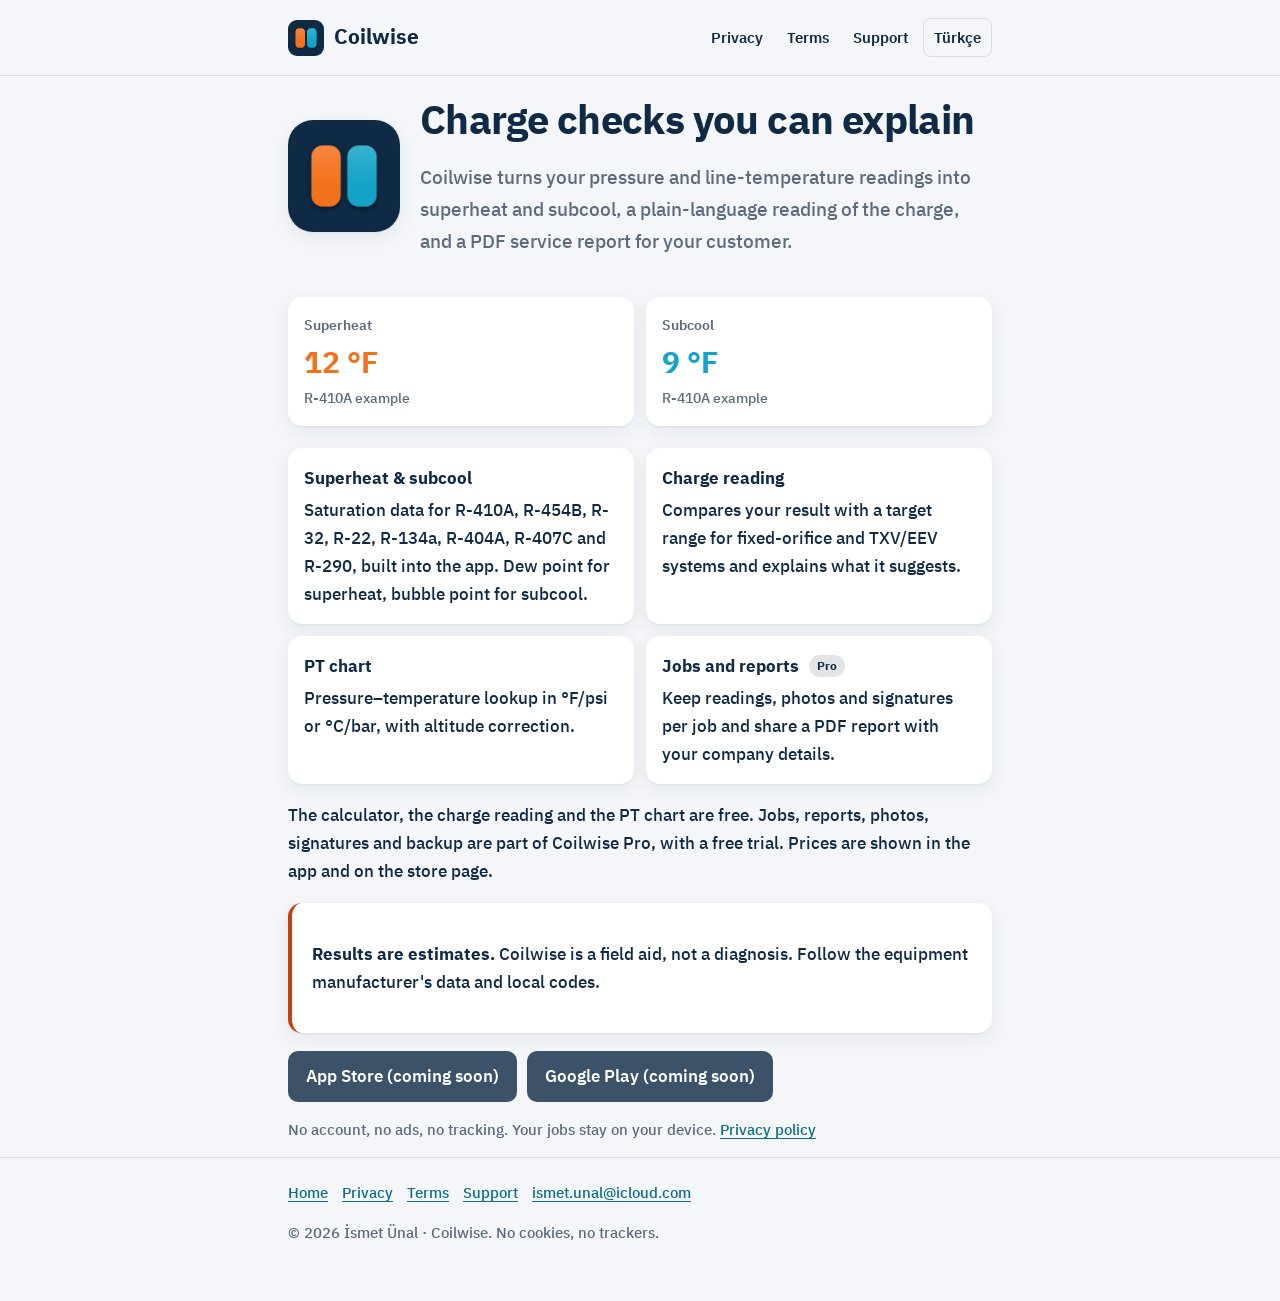
<file: index.html>
<!doctype html>
<html lang="en">
<head>
<meta charset="utf-8">
<meta name="viewport" content="width=device-width,initial-scale=1">
<title>Coilwise – Superheat, subcool and service reports</title>
<meta name="description" content="Coilwise is a superheat and subcool calculator for HVAC technicians, with job records and PDF service reports.">
<meta name="color-scheme" content="light dark">
<meta name="theme-color" content="#F4F6F9" media="(prefers-color-scheme: light)">
<meta name="theme-color" content="#0B1B2C" media="(prefers-color-scheme: dark)">
<meta name="referrer" content="no-referrer">
<link rel="canonical" href="https://iunalk.github.io/coilwise-support/">
<link rel="alternate" hreflang="en" href="https://iunalk.github.io/coilwise-support/">
<link rel="alternate" hreflang="tr" href="https://iunalk.github.io/coilwise-support/tr/">
<link rel="alternate" hreflang="x-default" href="https://iunalk.github.io/coilwise-support/">
<link rel="icon" type="image/png" href="assets/icon.png">
<link rel="apple-touch-icon" href="assets/apple-touch-icon.png">
<link rel="stylesheet" href="assets/site.css">
</head>
<body>
<a class="skip" href="#main">Skip to content</a>
<header class="site-header">
<div class="wrap">
<a class="brand" href=""><img src="assets/icon.png" alt="" width="36" height="36">Coilwise</a>
<nav class="site-nav" aria-label="Main">
<a href="privacy/">Privacy</a>
<a href="terms/">Terms</a>
<a href="support/">Support</a>
<a class="lang" href="tr/" hreflang="tr" lang="tr">Türkçe</a>
</nav>
</div>
</header>
<main id="main" class="wrap">
<section class="hero">
<img src="assets/icon.png" alt="Coilwise app icon" width="112" height="112">
<div>
<h1>Charge checks you can explain</h1>
<p class="lead">Coilwise turns your pressure and line-temperature readings into superheat and subcool, a plain-language reading of the charge, and a PDF service report for your customer.</p>
</div>
</section>
<div class="readings" aria-label="Example readings">
<div class="reading sh"><span>Superheat</span><strong>12 °F</strong> <small>R-410A example</small></div>
<div class="reading sc"><span>Subcool</span><strong>9 °F</strong> <small>R-410A example</small></div>
</div>
<ul class="features">
<li><strong>Superheat &amp; subcool</strong>Saturation data for R-410A, R-454B, R-32, R-22, R-134a, R-404A, R-407C and R-290, built into the app. Dew point for superheat, bubble point for subcool.</li>
<li><strong>Charge reading</strong>Compares your result with a target range for fixed-orifice and TXV/EEV systems and explains what it suggests.</li>
<li><strong>PT chart</strong>Pressure–temperature lookup in °F/psi or °C/bar, with altitude correction.</li>
<li><strong>Jobs and reports <span class="tag">Pro</span></strong>Keep readings, photos and signatures per job and share a PDF report with your company details.</li>
</ul>
<p>The calculator, the charge reading and the PT chart are free. Jobs, reports, photos, signatures and backup are part of Coilwise Pro, with a free trial. Prices are shown in the app and on the store page.</p>
<div class="card warn"><p><strong>Results are estimates.</strong> Coilwise is a field aid, not a diagnosis. Follow the equipment manufacturer's data and local codes.</p></div>
<div class="badges">
<a class="btn" href="#" aria-disabled="true">App Store (coming soon)</a>
<a class="btn" href="#" aria-disabled="true">Google Play (coming soon)</a>
</div>
<p class="meta">No account, no ads, no tracking. Your jobs stay on your device. <a href="privacy/">Privacy policy</a></p>
</main>
<footer class="site-footer">
<div class="wrap">
<nav aria-label="Footer">
<a href="">Home</a>
<a href="privacy/">Privacy</a>
<a href="terms/">Terms</a>
<a href="support/">Support</a>
<a href="mailto:ismet.unal@icloud.com">ismet.unal@icloud.com</a>
</nav>
<p>© 2026 İsmet Ünal · Coilwise. No cookies, no trackers.</p>
</div>
</footer>
</body>
</html>
</file>
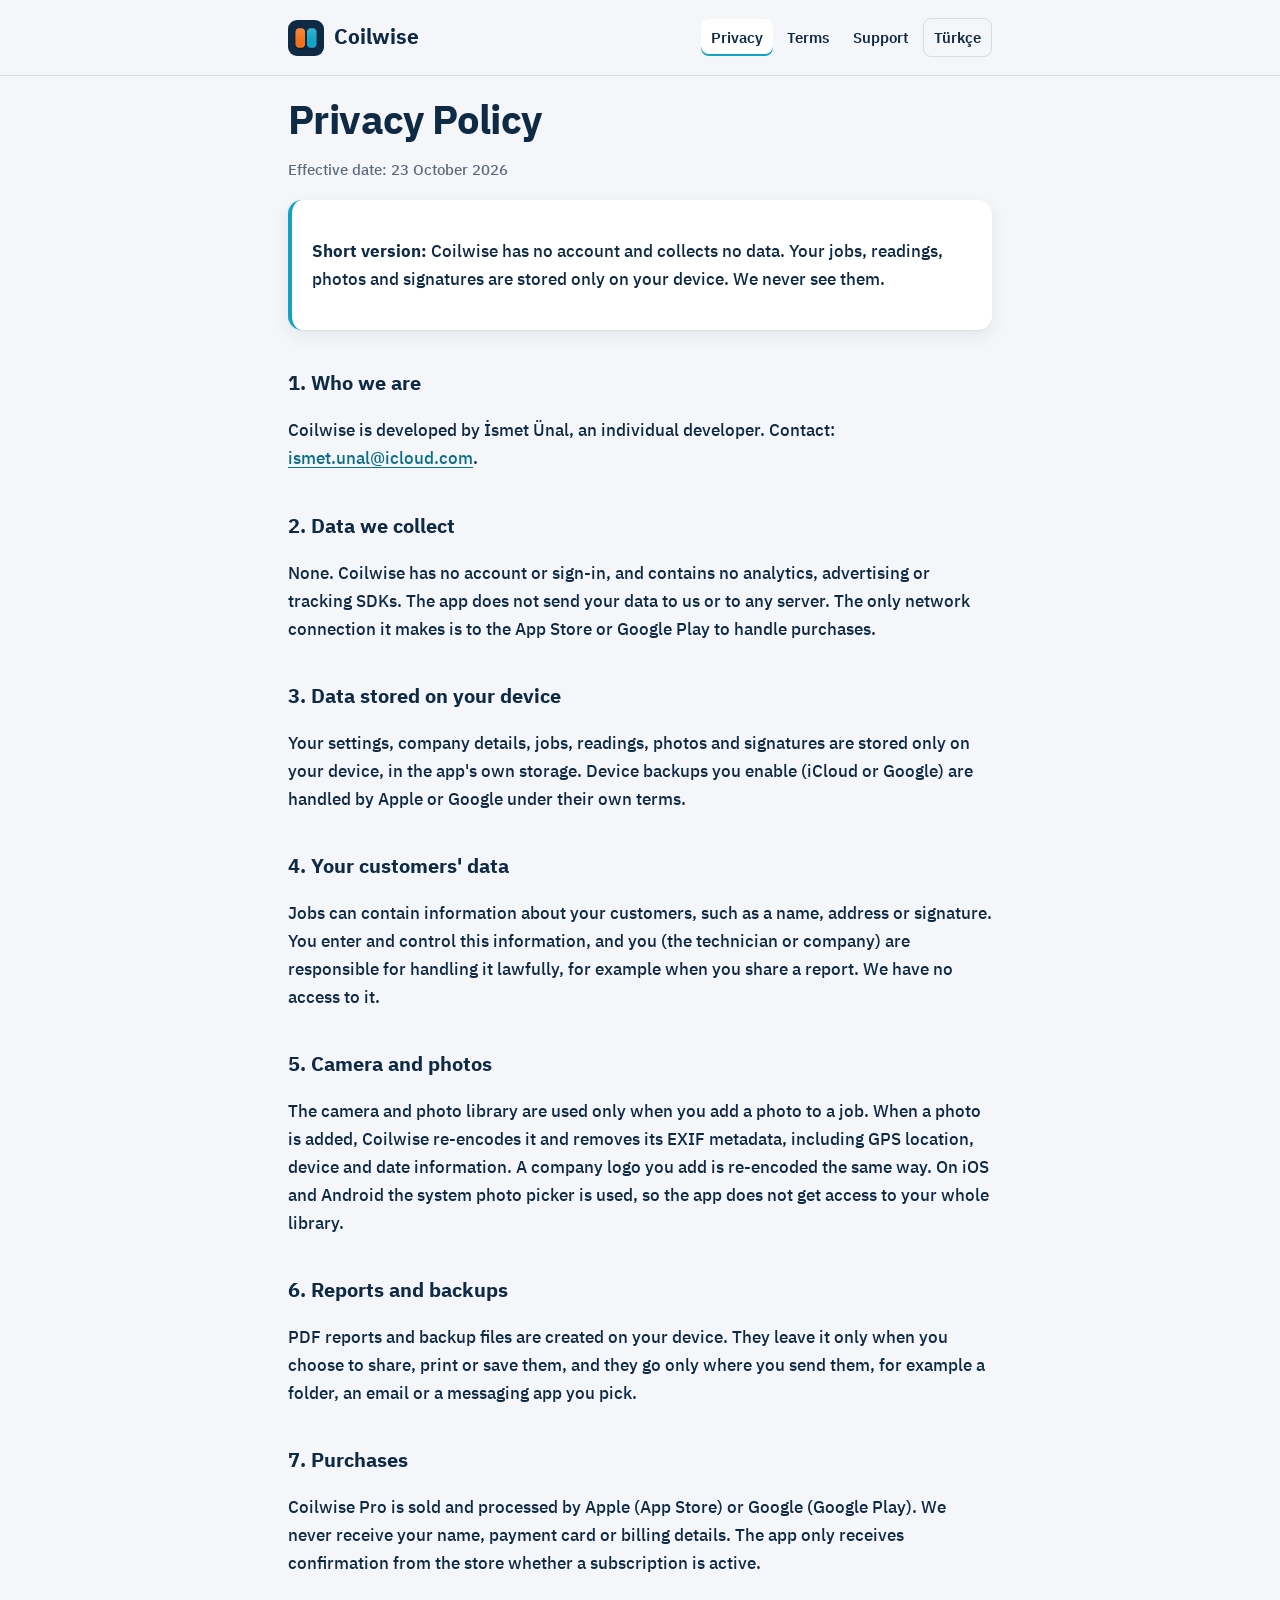
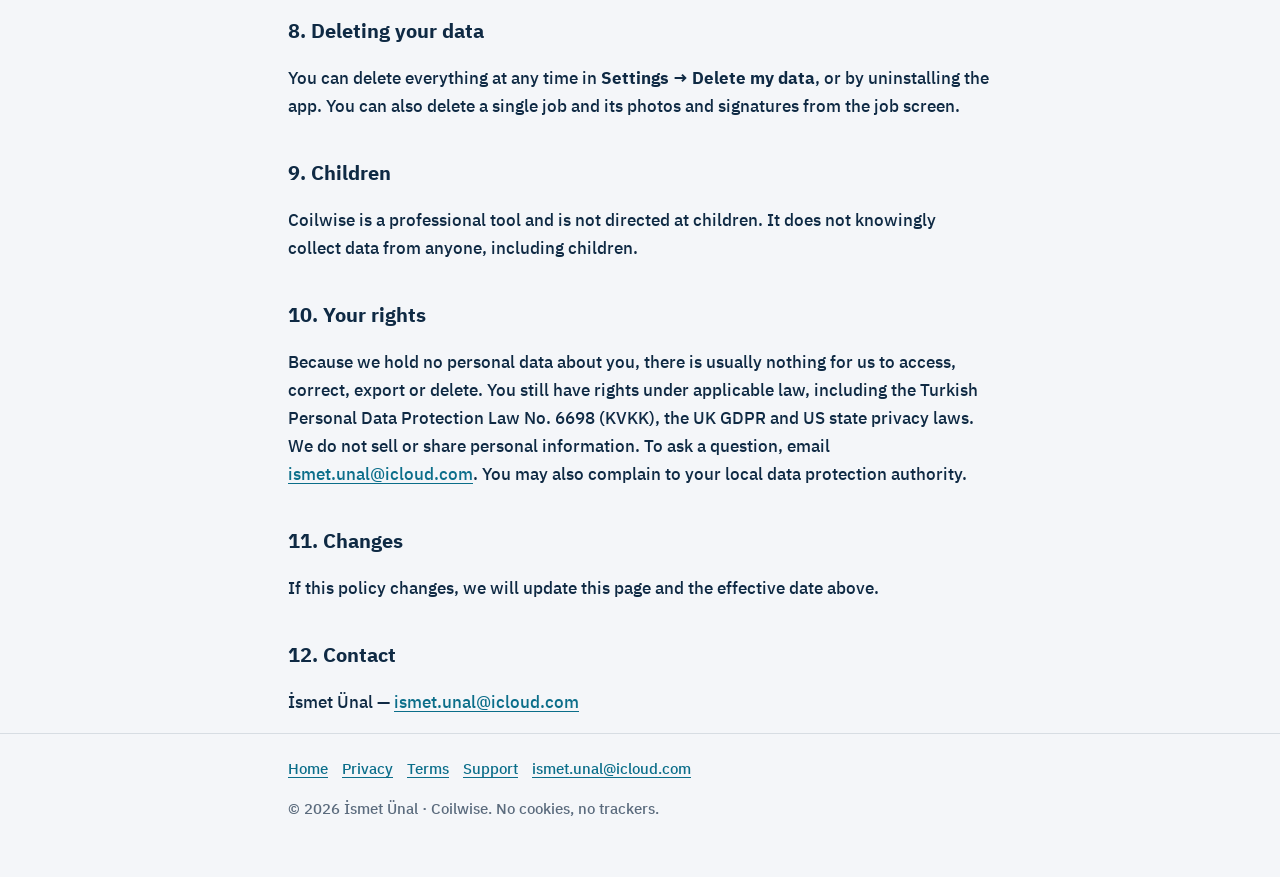
<file: privacy/index.html>
<!doctype html>
<html lang="en">
<head>
<meta charset="utf-8">
<meta name="viewport" content="width=device-width,initial-scale=1">
<title>Privacy Policy – Coilwise</title>
<meta name="description" content="How Coilwise handles data: it collects none. Everything stays on your device.">
<meta name="color-scheme" content="light dark">
<meta name="theme-color" content="#F4F6F9" media="(prefers-color-scheme: light)">
<meta name="theme-color" content="#0B1B2C" media="(prefers-color-scheme: dark)">
<meta name="referrer" content="no-referrer">
<link rel="canonical" href="https://iunalk.github.io/coilwise-support/privacy/">
<link rel="alternate" hreflang="en" href="https://iunalk.github.io/coilwise-support/privacy/">
<link rel="alternate" hreflang="tr" href="https://iunalk.github.io/coilwise-support/tr/privacy/">
<link rel="alternate" hreflang="x-default" href="https://iunalk.github.io/coilwise-support/privacy/">
<link rel="icon" type="image/png" href="../assets/icon.png">
<link rel="apple-touch-icon" href="../assets/apple-touch-icon.png">
<link rel="stylesheet" href="../assets/site.css">
</head>
<body>
<a class="skip" href="#main">Skip to content</a>
<header class="site-header">
<div class="wrap">
<a class="brand" href="../"><img src="../assets/icon.png" alt="" width="36" height="36">Coilwise</a>
<nav class="site-nav" aria-label="Main">
<a href="../privacy/" aria-current="page">Privacy</a>
<a href="../terms/">Terms</a>
<a href="../support/">Support</a>
<a class="lang" href="../tr/privacy/" hreflang="tr" lang="tr">Türkçe</a>
</nav>
</div>
</header>
<main id="main" class="wrap">
<h1>Privacy Policy</h1>
<p class="meta">Effective date: 23 October 2026</p>
<div class="card"><p><strong>Short version:</strong> Coilwise has no account and collects no data. Your jobs, readings, photos and signatures are stored only on your device. We never see them.</p></div>

<h2>1. Who we are</h2>
<p>Coilwise is developed by İsmet Ünal, an individual developer. Contact: <a href="mailto:ismet.unal@icloud.com">ismet.unal@icloud.com</a>.</p>

<h2>2. Data we collect</h2>
<p>None. Coilwise has no account or sign-in, and contains no analytics, advertising or tracking SDKs. The app does not send your data to us or to any server. The only network connection it makes is to the App Store or Google Play to handle purchases.</p>

<h2>3. Data stored on your device</h2>
<p>Your settings, company details, jobs, readings, photos and signatures are stored only on your device, in the app's own storage. Device backups you enable (iCloud or Google) are handled by Apple or Google under their own terms.</p>

<h2>4. Your customers' data</h2>
<p>Jobs can contain information about your customers, such as a name, address or signature. You enter and control this information, and you (the technician or company) are responsible for handling it lawfully, for example when you share a report. We have no access to it.</p>

<h2>5. Camera and photos</h2>
<p>The camera and photo library are used only when you add a photo to a job. When a photo is added, Coilwise re-encodes it and removes its EXIF metadata, including GPS location, device and date information. A company logo you add is re-encoded the same way. On iOS and Android the system photo picker is used, so the app does not get access to your whole library.</p>

<h2>6. Reports and backups</h2>
<p>PDF reports and backup files are created on your device. They leave it only when you choose to share, print or save them, and they go only where you send them, for example a folder, an email or a messaging app you pick.</p>

<h2>7. Purchases</h2>
<p>Coilwise Pro is sold and processed by Apple (App Store) or Google (Google Play). We never receive your name, payment card or billing details. The app only receives confirmation from the store whether a subscription is active.</p>

<h2>8. Deleting your data</h2>
<p>You can delete everything at any time in <strong>Settings → Delete my data</strong>, or by uninstalling the app. You can also delete a single job and its photos and signatures from the job screen.</p>

<h2>9. Children</h2>
<p>Coilwise is a professional tool and is not directed at children. It does not knowingly collect data from anyone, including children.</p>

<h2>10. Your rights</h2>
<p>Because we hold no personal data about you, there is usually nothing for us to access, correct, export or delete. You still have rights under applicable law, including the Turkish Personal Data Protection Law No. 6698 (KVKK), the UK GDPR and US state privacy laws. We do not sell or share personal information. To ask a question, email <a href="mailto:ismet.unal@icloud.com">ismet.unal@icloud.com</a>. You may also complain to your local data protection authority.</p>

<h2>11. Changes</h2>
<p>If this policy changes, we will update this page and the effective date above.</p>

<h2>12. Contact</h2>
<p>İsmet Ünal — <a href="mailto:ismet.unal@icloud.com">ismet.unal@icloud.com</a></p>
</main>
<footer class="site-footer">
<div class="wrap">
<nav aria-label="Footer">
<a href="../">Home</a>
<a href="../privacy/">Privacy</a>
<a href="../terms/">Terms</a>
<a href="../support/">Support</a>
<a href="mailto:ismet.unal@icloud.com">ismet.unal@icloud.com</a>
</nav>
<p>© 2026 İsmet Ünal · Coilwise. No cookies, no trackers.</p>
</div>
</footer>
</body>
</html>
</file>
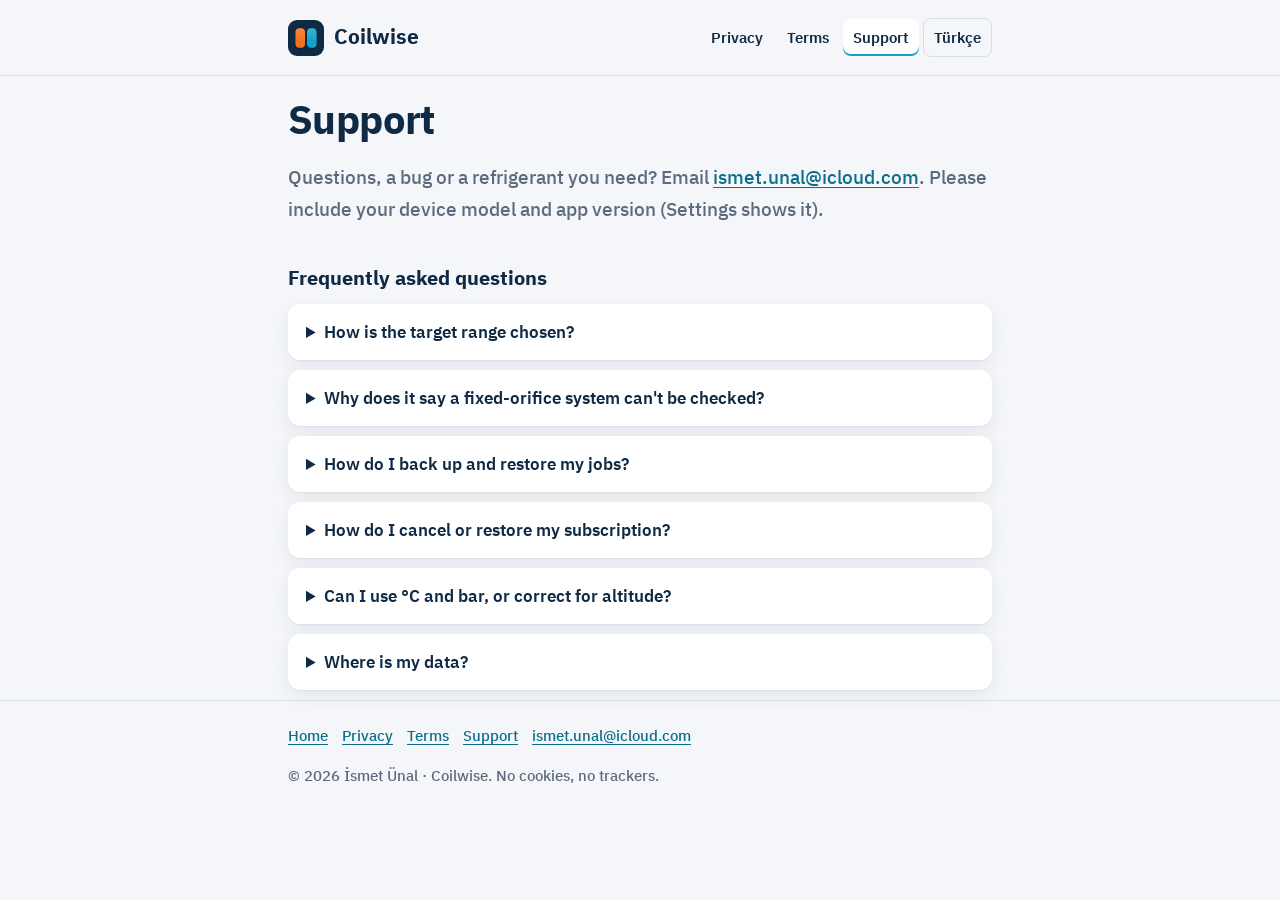
<file: support/index.html>
<!doctype html>
<html lang="en">
<head>
<meta charset="utf-8">
<meta name="viewport" content="width=device-width,initial-scale=1">
<title>Support – Coilwise</title>
<meta name="description" content="Help and frequently asked questions for Coilwise.">
<meta name="color-scheme" content="light dark">
<meta name="theme-color" content="#F4F6F9" media="(prefers-color-scheme: light)">
<meta name="theme-color" content="#0B1B2C" media="(prefers-color-scheme: dark)">
<meta name="referrer" content="no-referrer">
<link rel="canonical" href="https://iunalk.github.io/coilwise-support/support/">
<link rel="alternate" hreflang="en" href="https://iunalk.github.io/coilwise-support/support/">
<link rel="alternate" hreflang="tr" href="https://iunalk.github.io/coilwise-support/tr/support/">
<link rel="alternate" hreflang="x-default" href="https://iunalk.github.io/coilwise-support/support/">
<link rel="icon" type="image/png" href="../assets/icon.png">
<link rel="apple-touch-icon" href="../assets/apple-touch-icon.png">
<link rel="stylesheet" href="../assets/site.css">
</head>
<body>
<a class="skip" href="#main">Skip to content</a>
<header class="site-header">
<div class="wrap">
<a class="brand" href="../"><img src="../assets/icon.png" alt="" width="36" height="36">Coilwise</a>
<nav class="site-nav" aria-label="Main">
<a href="../privacy/">Privacy</a>
<a href="../terms/">Terms</a>
<a href="../support/" aria-current="page">Support</a>
<a class="lang" href="../tr/support/" hreflang="tr" lang="tr">Türkçe</a>
</nav>
</div>
</header>
<main id="main" class="wrap">
<h1>Support</h1>
<p class="lead">Questions, a bug or a refrigerant you need? Email <a href="mailto:ismet.unal@icloud.com">ismet.unal@icloud.com</a>. Please include your device model and app version (Settings shows it).</p>

<h2>Frequently asked questions</h2>
<details><summary>How is the target range chosen?</summary>
<p>For TXV/EEV systems, enter the manufacturer's target subcool from the data plate; if you don't, Coilwise shows a typical range and says so. For fixed-orifice systems, the target superheat comes from indoor wet-bulb and outdoor dry-bulb temperatures. The manufacturer's data always takes priority.</p></details>
<details><summary>Why does it say a fixed-orifice system can't be checked?</summary>
<p>When the target superheat is very low (for example, a cool, humid indoor coil on a hot day), a fixed-orifice system can't be charged reliably by superheat. Coilwise tells you not to charge under those conditions. Come back when conditions change or follow the manufacturer's procedure.</p></details>
<details><summary>How do I back up and restore my jobs?</summary>
<p>In Settings → Backup, choose <strong>Back up jobs</strong>. Coilwise creates a <code>.coilwise</code> file that you save where you like, such as Files, a drive or an email to yourself. To restore it, choose <strong>Restore from backup</strong> and pick the file. Restoring replaces the jobs on this device. Restoring is always free; making a backup needs Pro.</p></details>
<details><summary>How do I cancel or restore my subscription?</summary>
<p>Cancel in your device's subscription settings: on iPhone, Settings → your name → Subscriptions; on Android, Google Play → Payments &amp; subscriptions → Subscriptions. On a new device, open the Pro screen and tap <strong>Restore purchases</strong> while signed in to the same store account.</p></details>
<details><summary>Can I use °C and bar, or correct for altitude?</summary>
<p>Yes. Choose °F/psi or °C/bar in Settings at any time. Gauge pressures can be corrected for altitude in Settings so saturation temperatures stay accurate above sea level.</p></details>
<details><summary>Where is my data?</summary>
<p>Only on your device. We never see it. See the <a href="../privacy/">Privacy Policy</a>.</p></details>
</main>
<footer class="site-footer">
<div class="wrap">
<nav aria-label="Footer">
<a href="../">Home</a>
<a href="../privacy/">Privacy</a>
<a href="../terms/">Terms</a>
<a href="../support/">Support</a>
<a href="mailto:ismet.unal@icloud.com">ismet.unal@icloud.com</a>
</nav>
<p>© 2026 İsmet Ünal · Coilwise. No cookies, no trackers.</p>
</div>
</footer>
</body>
</html>
</file>
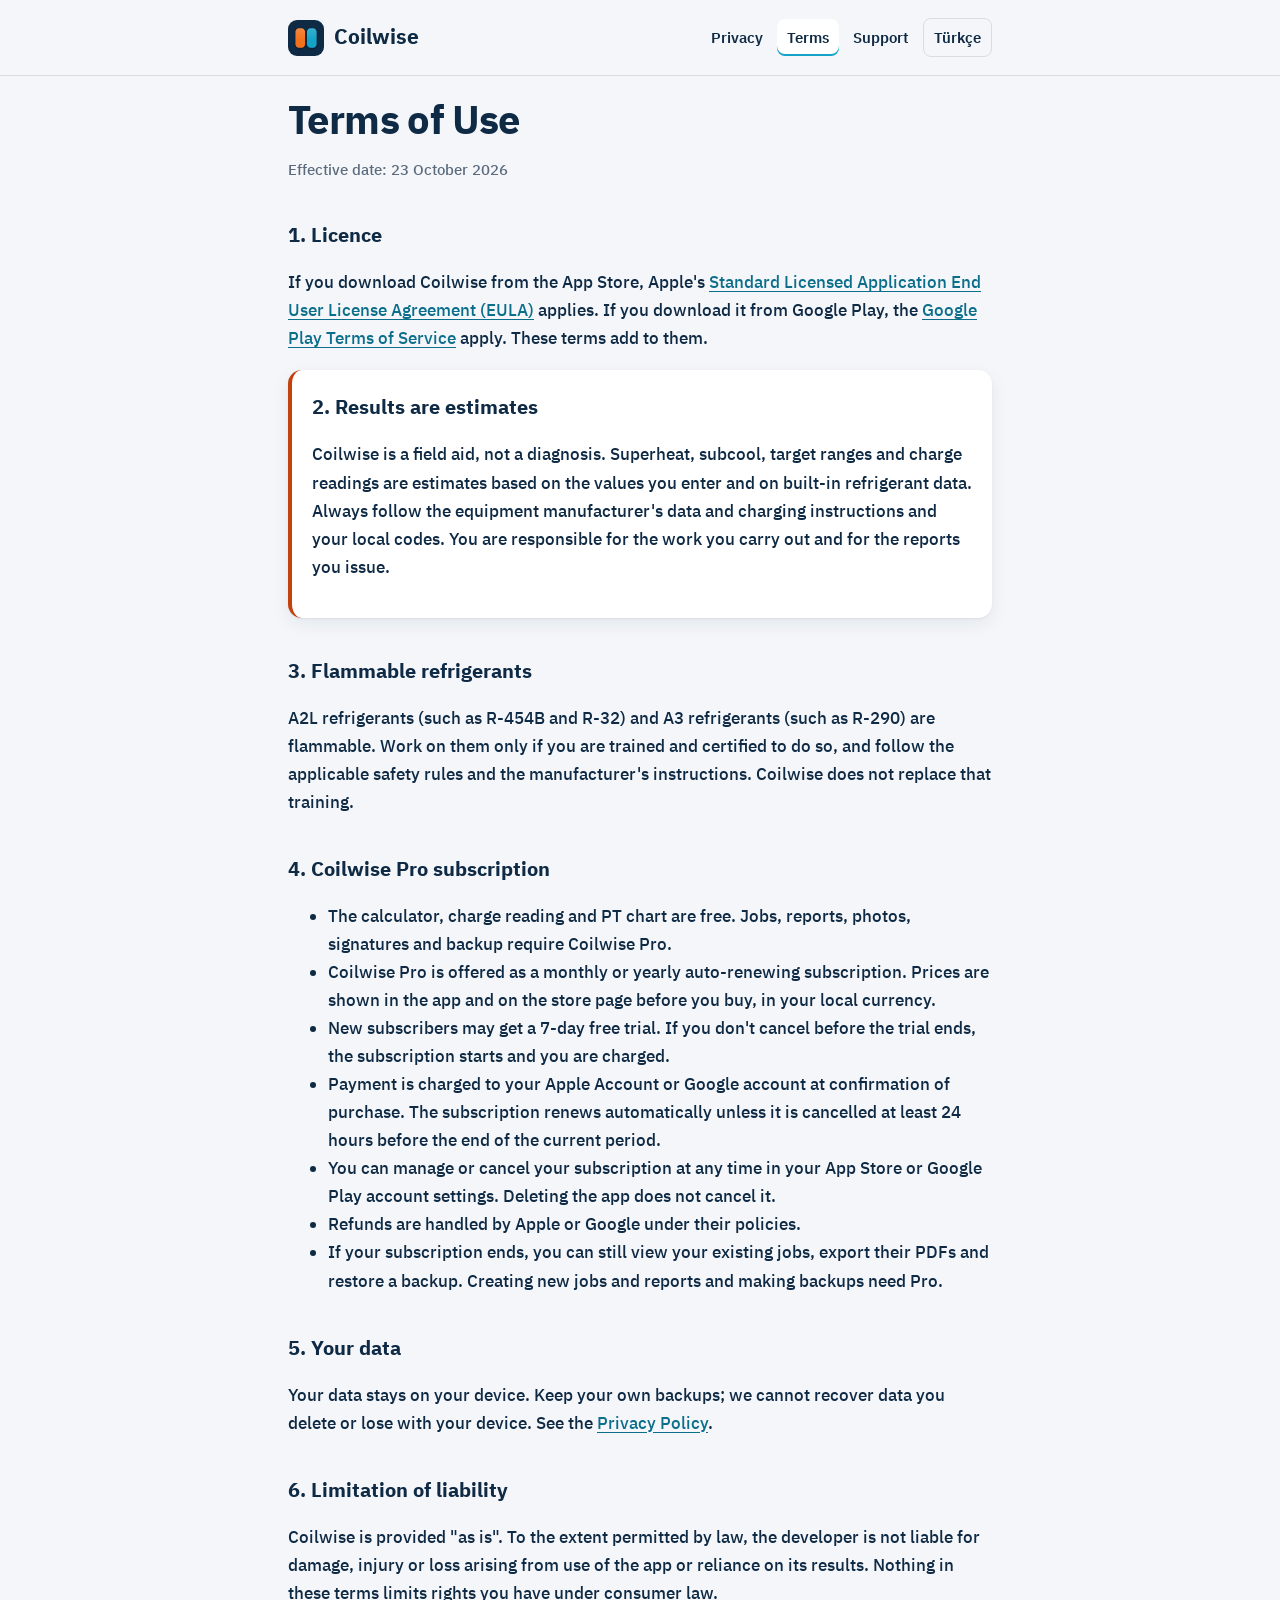
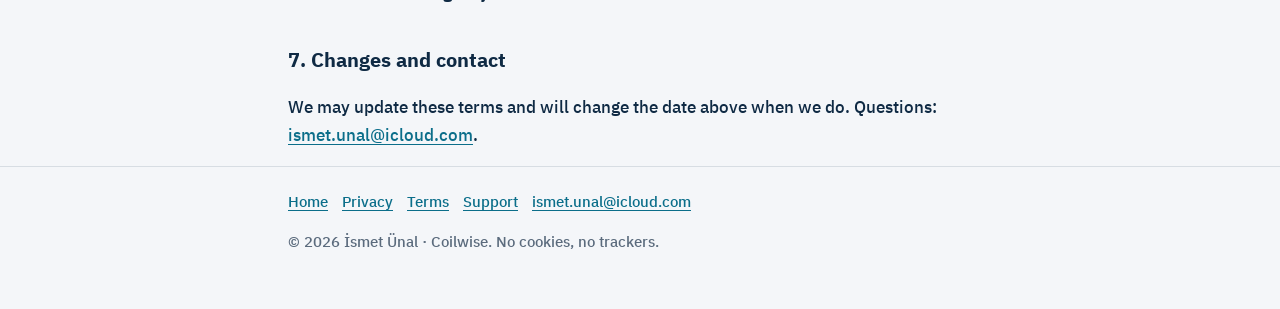
<file: terms/index.html>
<!doctype html>
<html lang="en">
<head>
<meta charset="utf-8">
<meta name="viewport" content="width=device-width,initial-scale=1">
<title>Terms of Use – Coilwise</title>
<meta name="description" content="Terms of use, subscription terms and disclaimer for Coilwise.">
<meta name="color-scheme" content="light dark">
<meta name="theme-color" content="#F4F6F9" media="(prefers-color-scheme: light)">
<meta name="theme-color" content="#0B1B2C" media="(prefers-color-scheme: dark)">
<meta name="referrer" content="no-referrer">
<link rel="canonical" href="https://iunalk.github.io/coilwise-support/terms/">
<link rel="alternate" hreflang="en" href="https://iunalk.github.io/coilwise-support/terms/">
<link rel="alternate" hreflang="tr" href="https://iunalk.github.io/coilwise-support/tr/terms/">
<link rel="alternate" hreflang="x-default" href="https://iunalk.github.io/coilwise-support/terms/">
<link rel="icon" type="image/png" href="../assets/icon.png">
<link rel="apple-touch-icon" href="../assets/apple-touch-icon.png">
<link rel="stylesheet" href="../assets/site.css">
</head>
<body>
<a class="skip" href="#main">Skip to content</a>
<header class="site-header">
<div class="wrap">
<a class="brand" href="../"><img src="../assets/icon.png" alt="" width="36" height="36">Coilwise</a>
<nav class="site-nav" aria-label="Main">
<a href="../privacy/">Privacy</a>
<a href="../terms/" aria-current="page">Terms</a>
<a href="../support/">Support</a>
<a class="lang" href="../tr/terms/" hreflang="tr" lang="tr">Türkçe</a>
</nav>
</div>
</header>
<main id="main" class="wrap">
<h1>Terms of Use</h1>
<p class="meta">Effective date: 23 October 2026</p>

<h2>1. Licence</h2>
<p>If you download Coilwise from the App Store, Apple's <a href="https://www.apple.com/legal/internet-services/itunes/dev/stdeula/">Standard Licensed Application End User License Agreement (EULA)</a> applies. If you download it from Google Play, the <a href="https://play.google.com/about/play-terms/">Google Play Terms of Service</a> apply. These terms add to them.</p>

<div class="card warn">
<h2 style="margin-top:0">2. Results are estimates</h2>
<p>Coilwise is a field aid, not a diagnosis. Superheat, subcool, target ranges and charge readings are estimates based on the values you enter and on built-in refrigerant data. Always follow the equipment manufacturer's data and charging instructions and your local codes. You are responsible for the work you carry out and for the reports you issue.</p>
</div>

<h2>3. Flammable refrigerants</h2>
<p>A2L refrigerants (such as R-454B and R-32) and A3 refrigerants (such as R-290) are flammable. Work on them only if you are trained and certified to do so, and follow the applicable safety rules and the manufacturer's instructions. Coilwise does not replace that training.</p>

<h2>4. Coilwise Pro subscription</h2>
<ul>
<li>The calculator, charge reading and PT chart are free. Jobs, reports, photos, signatures and backup require Coilwise Pro.</li>
<li>Coilwise Pro is offered as a monthly or yearly auto-renewing subscription. Prices are shown in the app and on the store page before you buy, in your local currency.</li>
<li>New subscribers may get a 7-day free trial. If you don't cancel before the trial ends, the subscription starts and you are charged.</li>
<li>Payment is charged to your Apple Account or Google account at confirmation of purchase. The subscription renews automatically unless it is cancelled at least 24 hours before the end of the current period.</li>
<li>You can manage or cancel your subscription at any time in your App Store or Google Play account settings. Deleting the app does not cancel it.</li>
<li>Refunds are handled by Apple or Google under their policies.</li>
<li>If your subscription ends, you can still view your existing jobs, export their PDFs and restore a backup. Creating new jobs and reports and making backups need Pro.</li>
</ul>

<h2>5. Your data</h2>
<p>Your data stays on your device. Keep your own backups; we cannot recover data you delete or lose with your device. See the <a href="../privacy/">Privacy Policy</a>.</p>

<h2>6. Limitation of liability</h2>
<p>Coilwise is provided "as is". To the extent permitted by law, the developer is not liable for damage, injury or loss arising from use of the app or reliance on its results. Nothing in these terms limits rights you have under consumer law.</p>

<h2>7. Changes and contact</h2>
<p>We may update these terms and will change the date above when we do. Questions: <a href="mailto:ismet.unal@icloud.com">ismet.unal@icloud.com</a>.</p>
</main>
<footer class="site-footer">
<div class="wrap">
<nav aria-label="Footer">
<a href="../">Home</a>
<a href="../privacy/">Privacy</a>
<a href="../terms/">Terms</a>
<a href="../support/">Support</a>
<a href="mailto:ismet.unal@icloud.com">ismet.unal@icloud.com</a>
</nav>
<p>© 2026 İsmet Ünal · Coilwise. No cookies, no trackers.</p>
</div>
</footer>
</body>
</html>
</file>
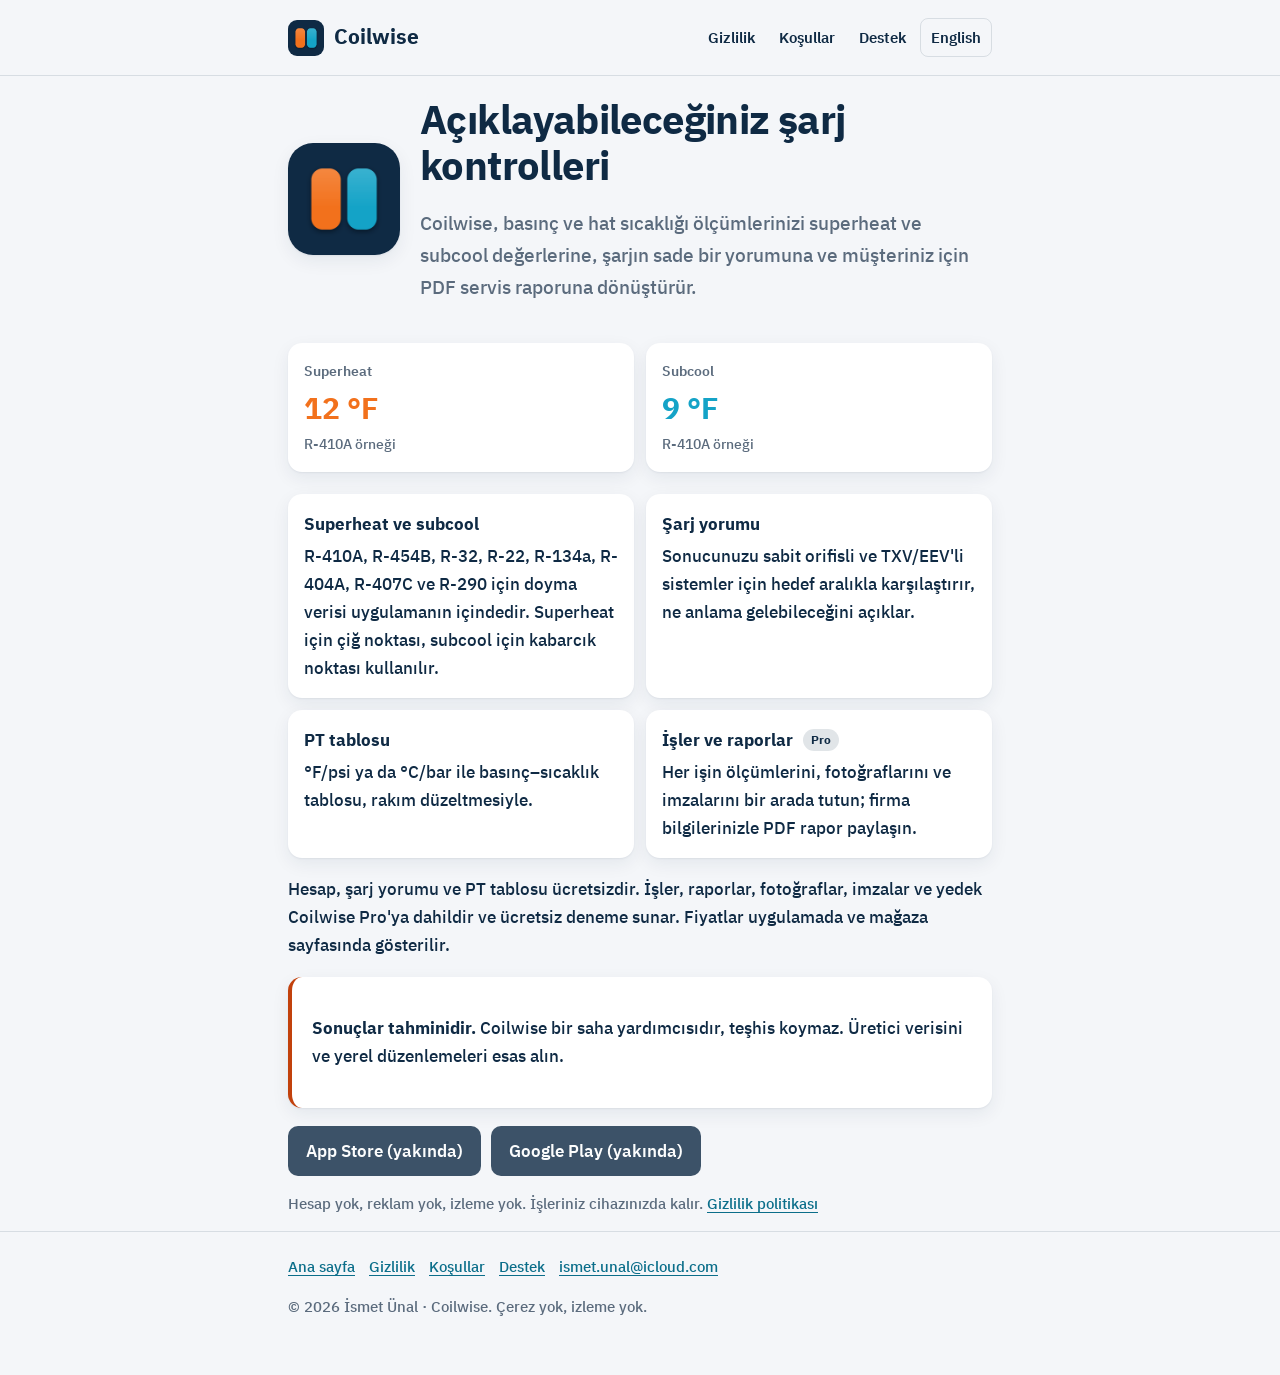
<file: tr/index.html>
<!doctype html>
<html lang="tr">
<head>
<meta charset="utf-8">
<meta name="viewport" content="width=device-width,initial-scale=1">
<title>Coilwise – Superheat, subcool ve servis raporları</title>
<meta name="description" content="Coilwise, HVAC teknisyenleri için superheat ve subcool hesaplayıcısıdır; iş kayıtları ve PDF servis raporu sunar.">
<meta name="color-scheme" content="light dark">
<meta name="theme-color" content="#F4F6F9" media="(prefers-color-scheme: light)">
<meta name="theme-color" content="#0B1B2C" media="(prefers-color-scheme: dark)">
<meta name="referrer" content="no-referrer">
<link rel="canonical" href="https://iunalk.github.io/coilwise-support/tr/">
<link rel="alternate" hreflang="en" href="https://iunalk.github.io/coilwise-support/">
<link rel="alternate" hreflang="tr" href="https://iunalk.github.io/coilwise-support/tr/">
<link rel="alternate" hreflang="x-default" href="https://iunalk.github.io/coilwise-support/">
<link rel="icon" type="image/png" href="../assets/icon.png">
<link rel="apple-touch-icon" href="../assets/apple-touch-icon.png">
<link rel="stylesheet" href="../assets/site.css">
</head>
<body>
<a class="skip" href="#main">İçeriğe geç</a>
<header class="site-header">
<div class="wrap">
<a class="brand" href="../tr/"><img src="../assets/icon.png" alt="" width="36" height="36">Coilwise</a>
<nav class="site-nav" aria-label="Ana menü">
<a href="../tr/privacy/">Gizlilik</a>
<a href="../tr/terms/">Koşullar</a>
<a href="../tr/support/">Destek</a>
<a class="lang" href="../" hreflang="en" lang="en">English</a>
</nav>
</div>
</header>
<main id="main" class="wrap">
<section class="hero">
<img src="../assets/icon.png" alt="Coilwise uygulama simgesi" width="112" height="112">
<div>
<h1>Açıklayabileceğiniz şarj kontrolleri</h1>
<p class="lead">Coilwise, basınç ve hat sıcaklığı ölçümlerinizi superheat ve subcool değerlerine, şarjın sade bir yorumuna ve müşteriniz için PDF servis raporuna dönüştürür.</p>
</div>
</section>
<div class="readings" aria-label="Örnek ölçümler">
<div class="reading sh"><span>Superheat</span><strong>12 °F</strong> <small>R-410A örneği</small></div>
<div class="reading sc"><span>Subcool</span><strong>9 °F</strong> <small>R-410A örneği</small></div>
</div>
<ul class="features">
<li><strong>Superheat ve subcool</strong>R-410A, R-454B, R-32, R-22, R-134a, R-404A, R-407C ve R-290 için doyma verisi uygulamanın içindedir. Superheat için çiğ noktası, subcool için kabarcık noktası kullanılır.</li>
<li><strong>Şarj yorumu</strong>Sonucunuzu sabit orifisli ve TXV/EEV'li sistemler için hedef aralıkla karşılaştırır, ne anlama gelebileceğini açıklar.</li>
<li><strong>PT tablosu</strong>°F/psi ya da °C/bar ile basınç–sıcaklık tablosu, rakım düzeltmesiyle.</li>
<li><strong>İşler ve raporlar <span class="tag">Pro</span></strong>Her işin ölçümlerini, fotoğraflarını ve imzalarını bir arada tutun; firma bilgilerinizle PDF rapor paylaşın.</li>
</ul>
<p>Hesap, şarj yorumu ve PT tablosu ücretsizdir. İşler, raporlar, fotoğraflar, imzalar ve yedek Coilwise Pro'ya dahildir ve ücretsiz deneme sunar. Fiyatlar uygulamada ve mağaza sayfasında gösterilir.</p>
<div class="card warn"><p><strong>Sonuçlar tahminidir.</strong> Coilwise bir saha yardımcısıdır, teşhis koymaz. Üretici verisini ve yerel düzenlemeleri esas alın.</p></div>
<div class="badges">
<a class="btn" href="#" aria-disabled="true">App Store (yakında)</a>
<a class="btn" href="#" aria-disabled="true">Google Play (yakında)</a>
</div>
<p class="meta">Hesap yok, reklam yok, izleme yok. İşleriniz cihazınızda kalır. <a href="privacy/">Gizlilik politikası</a></p>
</main>
<footer class="site-footer">
<div class="wrap">
<nav aria-label="Alt menü">
<a href="../tr/">Ana sayfa</a>
<a href="../tr/privacy/">Gizlilik</a>
<a href="../tr/terms/">Koşullar</a>
<a href="../tr/support/">Destek</a>
<a href="mailto:ismet.unal@icloud.com">ismet.unal@icloud.com</a>
</nav>
<p>© 2026 İsmet Ünal · Coilwise. Çerez yok, izleme yok.</p>
</div>
</footer>
</body>
</html>
</file>
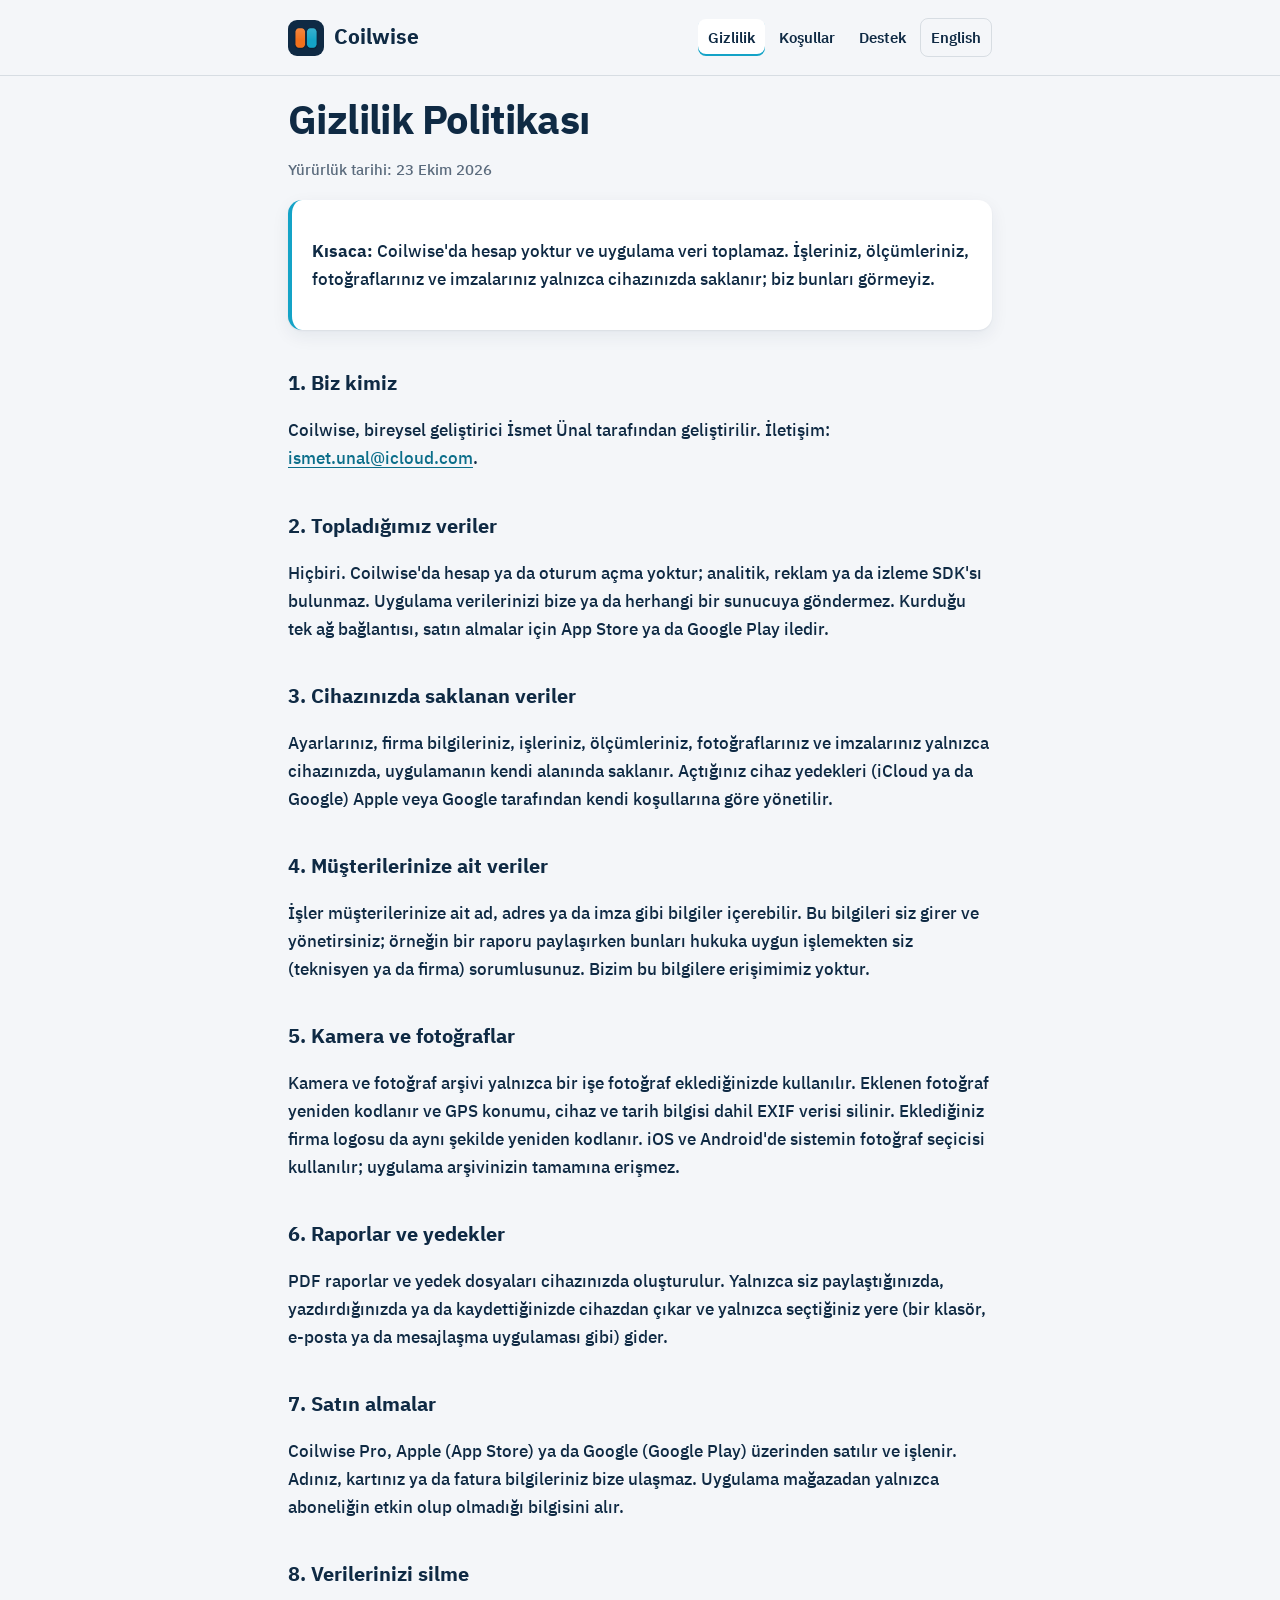
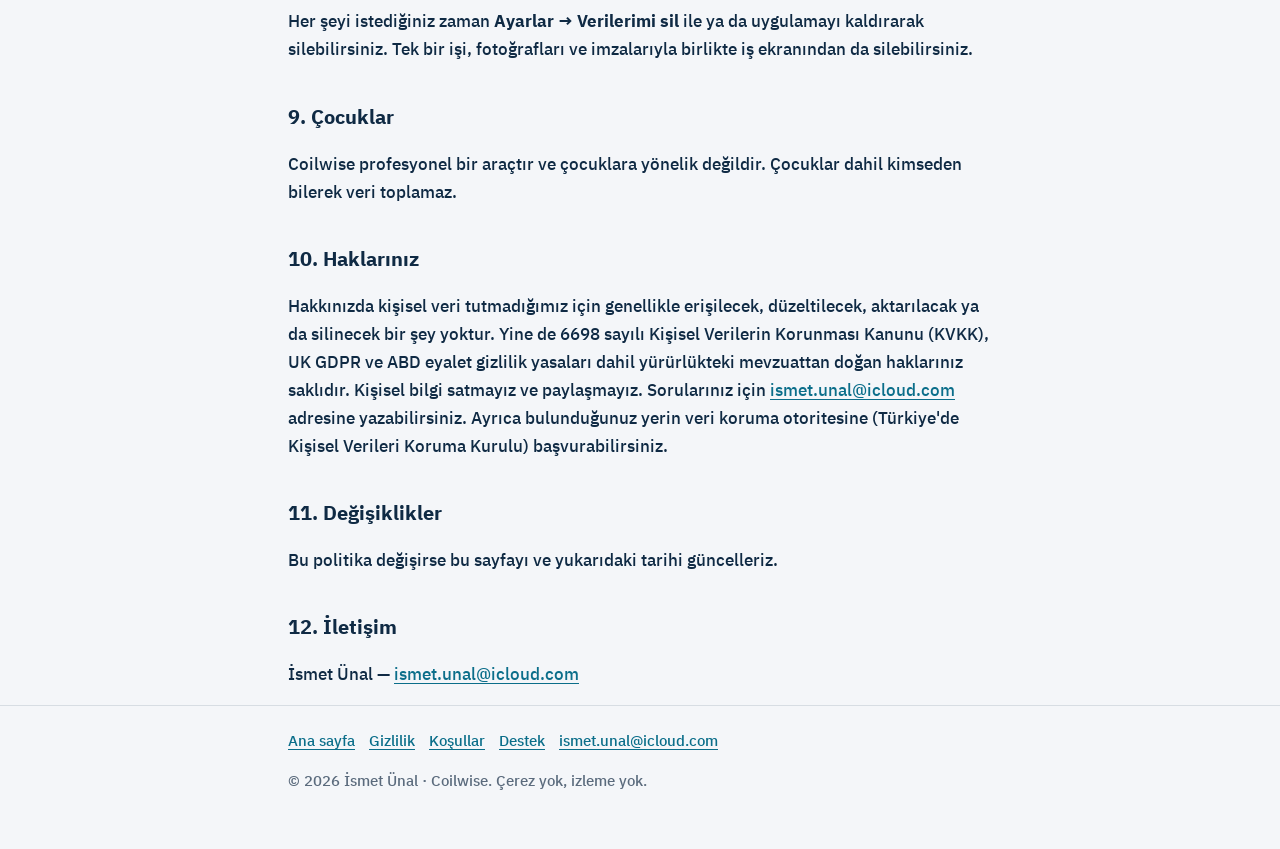
<file: tr/privacy/index.html>
<!doctype html>
<html lang="tr">
<head>
<meta charset="utf-8">
<meta name="viewport" content="width=device-width,initial-scale=1">
<title>Gizlilik Politikası – Coilwise</title>
<meta name="description" content="Coilwise veri toplamaz; her şey cihazınızda kalır.">
<meta name="color-scheme" content="light dark">
<meta name="theme-color" content="#F4F6F9" media="(prefers-color-scheme: light)">
<meta name="theme-color" content="#0B1B2C" media="(prefers-color-scheme: dark)">
<meta name="referrer" content="no-referrer">
<link rel="canonical" href="https://iunalk.github.io/coilwise-support/tr/privacy/">
<link rel="alternate" hreflang="en" href="https://iunalk.github.io/coilwise-support/privacy/">
<link rel="alternate" hreflang="tr" href="https://iunalk.github.io/coilwise-support/tr/privacy/">
<link rel="alternate" hreflang="x-default" href="https://iunalk.github.io/coilwise-support/privacy/">
<link rel="icon" type="image/png" href="../../assets/icon.png">
<link rel="apple-touch-icon" href="../../assets/apple-touch-icon.png">
<link rel="stylesheet" href="../../assets/site.css">
</head>
<body>
<a class="skip" href="#main">İçeriğe geç</a>
<header class="site-header">
<div class="wrap">
<a class="brand" href="../../tr/"><img src="../../assets/icon.png" alt="" width="36" height="36">Coilwise</a>
<nav class="site-nav" aria-label="Ana menü">
<a href="../../tr/privacy/" aria-current="page">Gizlilik</a>
<a href="../../tr/terms/">Koşullar</a>
<a href="../../tr/support/">Destek</a>
<a class="lang" href="../../privacy/" hreflang="en" lang="en">English</a>
</nav>
</div>
</header>
<main id="main" class="wrap">
<h1>Gizlilik Politikası</h1>
<p class="meta">Yürürlük tarihi: 23 Ekim 2026</p>
<div class="card"><p><strong>Kısaca:</strong> Coilwise'da hesap yoktur ve uygulama veri toplamaz. İşleriniz, ölçümleriniz, fotoğraflarınız ve imzalarınız yalnızca cihazınızda saklanır; biz bunları görmeyiz.</p></div>

<h2>1. Biz kimiz</h2>
<p>Coilwise, bireysel geliştirici İsmet Ünal tarafından geliştirilir. İletişim: <a href="mailto:ismet.unal@icloud.com">ismet.unal@icloud.com</a>.</p>

<h2>2. Topladığımız veriler</h2>
<p>Hiçbiri. Coilwise'da hesap ya da oturum açma yoktur; analitik, reklam ya da izleme SDK'sı bulunmaz. Uygulama verilerinizi bize ya da herhangi bir sunucuya göndermez. Kurduğu tek ağ bağlantısı, satın almalar için App Store ya da Google Play iledir.</p>

<h2>3. Cihazınızda saklanan veriler</h2>
<p>Ayarlarınız, firma bilgileriniz, işleriniz, ölçümleriniz, fotoğraflarınız ve imzalarınız yalnızca cihazınızda, uygulamanın kendi alanında saklanır. Açtığınız cihaz yedekleri (iCloud ya da Google) Apple veya Google tarafından kendi koşullarına göre yönetilir.</p>

<h2>4. Müşterilerinize ait veriler</h2>
<p>İşler müşterilerinize ait ad, adres ya da imza gibi bilgiler içerebilir. Bu bilgileri siz girer ve yönetirsiniz; örneğin bir raporu paylaşırken bunları hukuka uygun işlemekten siz (teknisyen ya da firma) sorumlusunuz. Bizim bu bilgilere erişimimiz yoktur.</p>

<h2>5. Kamera ve fotoğraflar</h2>
<p>Kamera ve fotoğraf arşivi yalnızca bir işe fotoğraf eklediğinizde kullanılır. Eklenen fotoğraf yeniden kodlanır ve GPS konumu, cihaz ve tarih bilgisi dahil EXIF verisi silinir. Eklediğiniz firma logosu da aynı şekilde yeniden kodlanır. iOS ve Android'de sistemin fotoğraf seçicisi kullanılır; uygulama arşivinizin tamamına erişmez.</p>

<h2>6. Raporlar ve yedekler</h2>
<p>PDF raporlar ve yedek dosyaları cihazınızda oluşturulur. Yalnızca siz paylaştığınızda, yazdırdığınızda ya da kaydettiğinizde cihazdan çıkar ve yalnızca seçtiğiniz yere (bir klasör, e-posta ya da mesajlaşma uygulaması gibi) gider.</p>

<h2>7. Satın almalar</h2>
<p>Coilwise Pro, Apple (App Store) ya da Google (Google Play) üzerinden satılır ve işlenir. Adınız, kartınız ya da fatura bilgileriniz bize ulaşmaz. Uygulama mağazadan yalnızca aboneliğin etkin olup olmadığı bilgisini alır.</p>

<h2>8. Verilerinizi silme</h2>
<p>Her şeyi istediğiniz zaman <strong>Ayarlar → Verilerimi sil</strong> ile ya da uygulamayı kaldırarak silebilirsiniz. Tek bir işi, fotoğrafları ve imzalarıyla birlikte iş ekranından da silebilirsiniz.</p>

<h2>9. Çocuklar</h2>
<p>Coilwise profesyonel bir araçtır ve çocuklara yönelik değildir. Çocuklar dahil kimseden bilerek veri toplamaz.</p>

<h2>10. Haklarınız</h2>
<p>Hakkınızda kişisel veri tutmadığımız için genellikle erişilecek, düzeltilecek, aktarılacak ya da silinecek bir şey yoktur. Yine de 6698 sayılı Kişisel Verilerin Korunması Kanunu (KVKK), UK GDPR ve ABD eyalet gizlilik yasaları dahil yürürlükteki mevzuattan doğan haklarınız saklıdır. Kişisel bilgi satmayız ve paylaşmayız. Sorularınız için <a href="mailto:ismet.unal@icloud.com">ismet.unal@icloud.com</a> adresine yazabilirsiniz. Ayrıca bulunduğunuz yerin veri koruma otoritesine (Türkiye'de Kişisel Verileri Koruma Kurulu) başvurabilirsiniz.</p>

<h2>11. Değişiklikler</h2>
<p>Bu politika değişirse bu sayfayı ve yukarıdaki tarihi güncelleriz.</p>

<h2>12. İletişim</h2>
<p>İsmet Ünal — <a href="mailto:ismet.unal@icloud.com">ismet.unal@icloud.com</a></p>
</main>
<footer class="site-footer">
<div class="wrap">
<nav aria-label="Alt menü">
<a href="../../tr/">Ana sayfa</a>
<a href="../../tr/privacy/">Gizlilik</a>
<a href="../../tr/terms/">Koşullar</a>
<a href="../../tr/support/">Destek</a>
<a href="mailto:ismet.unal@icloud.com">ismet.unal@icloud.com</a>
</nav>
<p>© 2026 İsmet Ünal · Coilwise. Çerez yok, izleme yok.</p>
</div>
</footer>
</body>
</html>
</file>
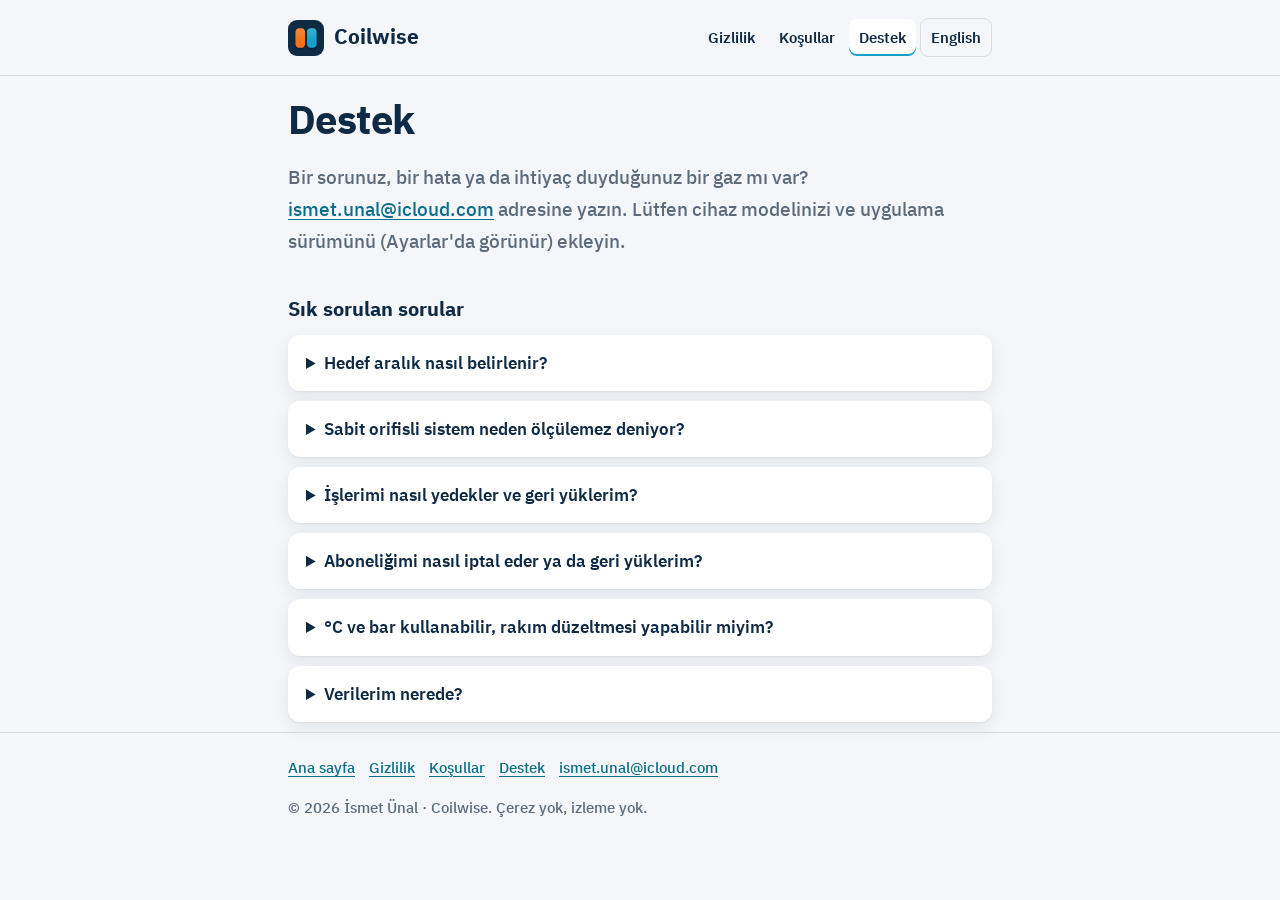
<file: tr/support/index.html>
<!doctype html>
<html lang="tr">
<head>
<meta charset="utf-8">
<meta name="viewport" content="width=device-width,initial-scale=1">
<title>Destek – Coilwise</title>
<meta name="description" content="Coilwise için yardım ve sık sorulan sorular.">
<meta name="color-scheme" content="light dark">
<meta name="theme-color" content="#F4F6F9" media="(prefers-color-scheme: light)">
<meta name="theme-color" content="#0B1B2C" media="(prefers-color-scheme: dark)">
<meta name="referrer" content="no-referrer">
<link rel="canonical" href="https://iunalk.github.io/coilwise-support/tr/support/">
<link rel="alternate" hreflang="en" href="https://iunalk.github.io/coilwise-support/support/">
<link rel="alternate" hreflang="tr" href="https://iunalk.github.io/coilwise-support/tr/support/">
<link rel="alternate" hreflang="x-default" href="https://iunalk.github.io/coilwise-support/support/">
<link rel="icon" type="image/png" href="../../assets/icon.png">
<link rel="apple-touch-icon" href="../../assets/apple-touch-icon.png">
<link rel="stylesheet" href="../../assets/site.css">
</head>
<body>
<a class="skip" href="#main">İçeriğe geç</a>
<header class="site-header">
<div class="wrap">
<a class="brand" href="../../tr/"><img src="../../assets/icon.png" alt="" width="36" height="36">Coilwise</a>
<nav class="site-nav" aria-label="Ana menü">
<a href="../../tr/privacy/">Gizlilik</a>
<a href="../../tr/terms/">Koşullar</a>
<a href="../../tr/support/" aria-current="page">Destek</a>
<a class="lang" href="../../support/" hreflang="en" lang="en">English</a>
</nav>
</div>
</header>
<main id="main" class="wrap">
<h1>Destek</h1>
<p class="lead">Bir sorunuz, bir hata ya da ihtiyaç duyduğunuz bir gaz mı var? <a href="mailto:ismet.unal@icloud.com">ismet.unal@icloud.com</a> adresine yazın. Lütfen cihaz modelinizi ve uygulama sürümünü (Ayarlar'da görünür) ekleyin.</p>

<h2>Sık sorulan sorular</h2>
<details><summary>Hedef aralık nasıl belirlenir?</summary>
<p>TXV/EEV'li sistemlerde ünite etiketindeki üretici hedef subcool değerini girin; girmezseniz Coilwise genel bir aralık gösterir ve bunu belirtir. Sabit orifisli sistemlerde hedef superheat, iç ünite yaş termometre ve dış ortam kuru termometre sıcaklıklarından hesaplanır. Üretici verisi her zaman önceliklidir.</p></details>
<details><summary>Sabit orifisli sistem neden ölçülemez deniyor?</summary>
<p>Hedef superheat çok düşük olduğunda (örneğin sıcak bir günde serin ve nemli iç ünitede) sabit orifisli bir sistem superheat ile güvenilir biçimde şarj edilemez. Coilwise bu koşullarda şarj yapmamanızı söyler. Koşullar değişince tekrar ölçün ya da üreticinin yöntemini izleyin.</p></details>
<details><summary>İşlerimi nasıl yedekler ve geri yüklerim?</summary>
<p>Ayarlar → Yedek bölümünde <strong>İşleri yedekle</strong>'yi seçin. Coilwise, Dosyalar, bir sürücü ya da kendinize gönderdiğiniz bir e-posta gibi istediğiniz yere kaydedebileceğiniz bir <code>.coilwise</code> dosyası oluşturur. Geri yüklemek için <strong>Yedekten geri yükle</strong>'yi seçip dosyayı gösterin. Geri yükleme bu cihazdaki işlerin yerine geçer. Geri yükleme her zaman ücretsizdir; yedek almak Pro gerektirir.</p></details>
<details><summary>Aboneliğimi nasıl iptal eder ya da geri yüklerim?</summary>
<p>İptal için cihazınızın abonelik ayarlarını kullanın: iPhone'da Ayarlar → adınız → Abonelikler; Android'de Google Play → Ödemeler ve abonelikler → Abonelikler. Yeni bir cihazda aynı mağaza hesabıyla Pro ekranını açıp <strong>Satın alımları geri yükle</strong>'ye dokunun.</p></details>
<details><summary>°C ve bar kullanabilir, rakım düzeltmesi yapabilir miyim?</summary>
<p>Evet. Ayarlar'dan istediğiniz zaman °F/psi ya da °C/bar seçebilirsiniz. Deniz seviyesinin üstünde doyma sıcaklıklarının doğru kalması için gösterge basınçları Ayarlar'dan rakıma göre düzeltilebilir.</p></details>
<details><summary>Verilerim nerede?</summary>
<p>Yalnızca cihazınızda; biz göremeyiz. Ayrıntılar için <a href="../privacy/">Gizlilik Politikası</a>.</p></details>
</main>
<footer class="site-footer">
<div class="wrap">
<nav aria-label="Alt menü">
<a href="../../tr/">Ana sayfa</a>
<a href="../../tr/privacy/">Gizlilik</a>
<a href="../../tr/terms/">Koşullar</a>
<a href="../../tr/support/">Destek</a>
<a href="mailto:ismet.unal@icloud.com">ismet.unal@icloud.com</a>
</nav>
<p>© 2026 İsmet Ünal · Coilwise. Çerez yok, izleme yok.</p>
</div>
</footer>
</body>
</html>
</file>
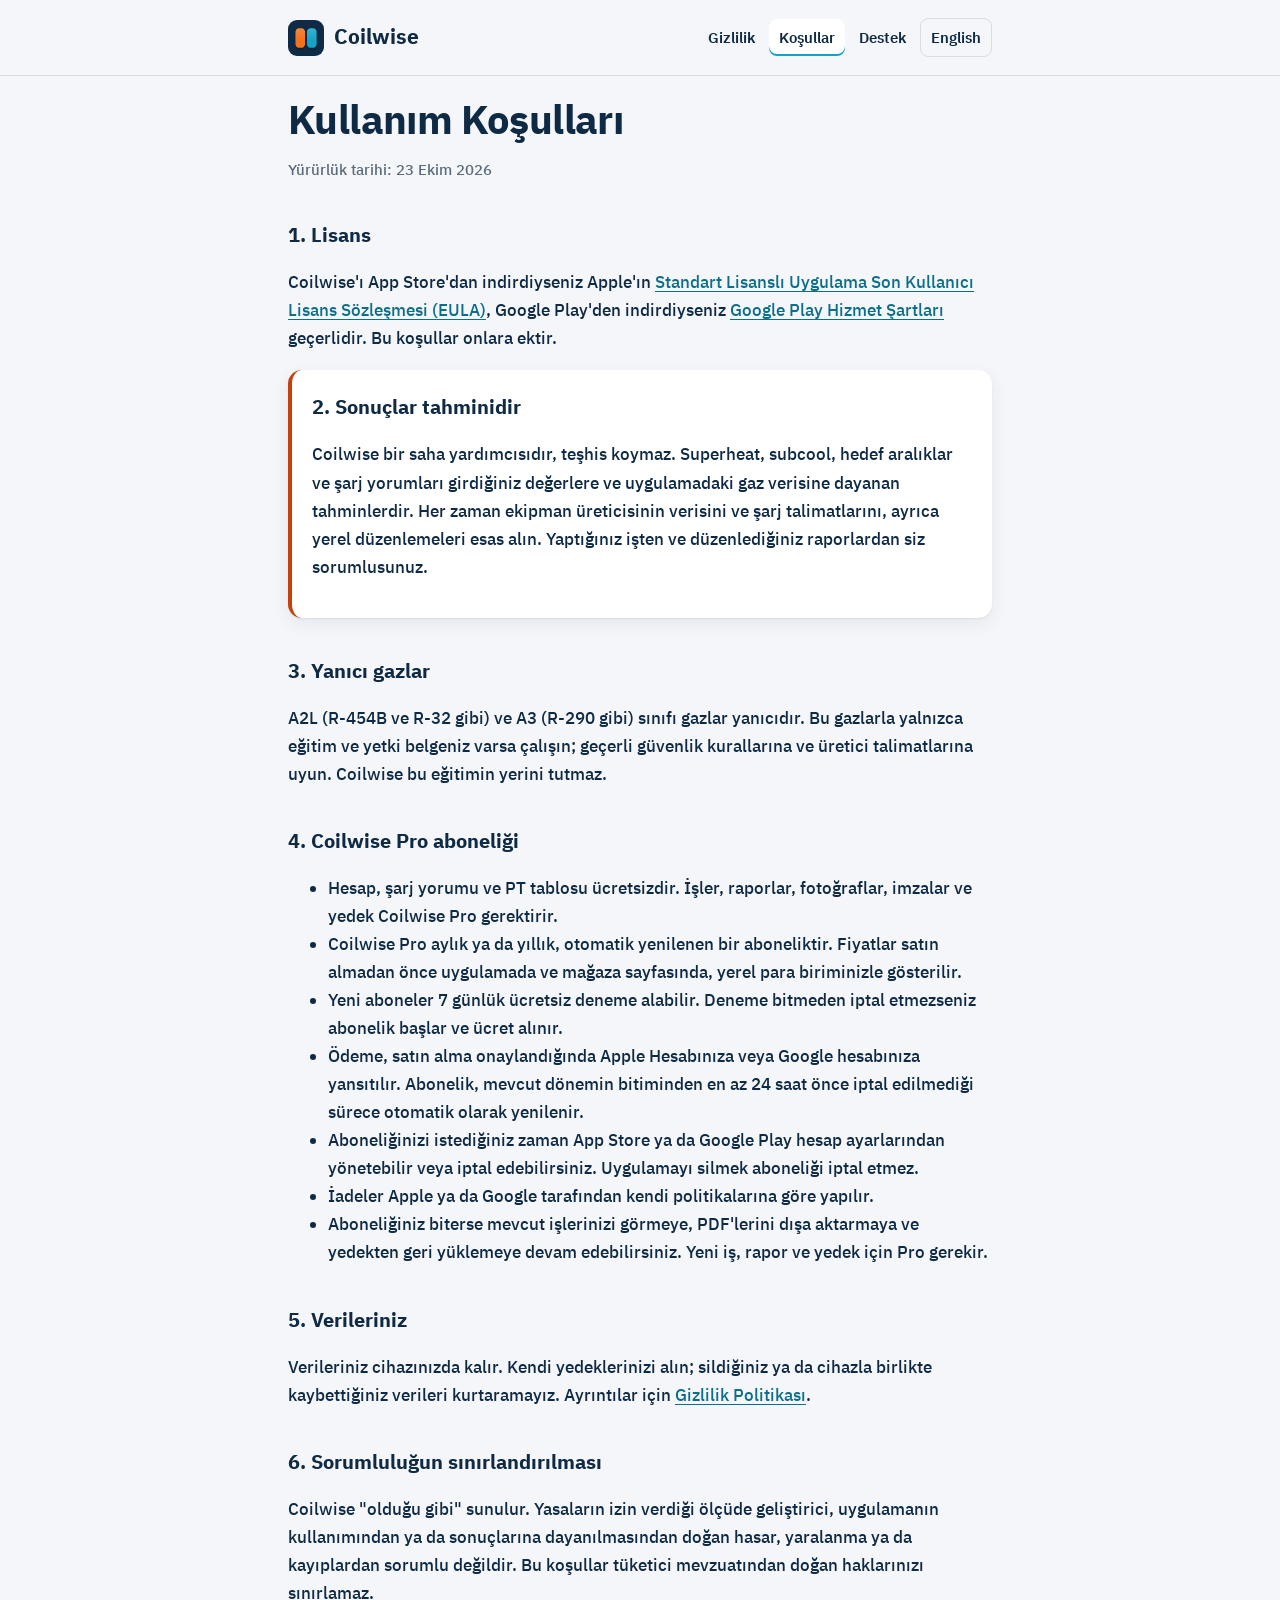
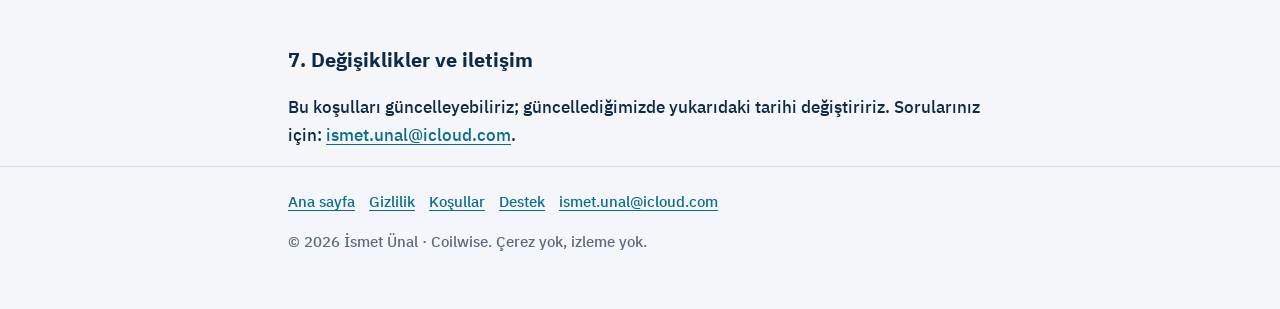
<file: tr/terms/index.html>
<!doctype html>
<html lang="tr">
<head>
<meta charset="utf-8">
<meta name="viewport" content="width=device-width,initial-scale=1">
<title>Kullanım Koşulları – Coilwise</title>
<meta name="description" content="Coilwise kullanım koşulları, abonelik koşulları ve sorumluluk notu.">
<meta name="color-scheme" content="light dark">
<meta name="theme-color" content="#F4F6F9" media="(prefers-color-scheme: light)">
<meta name="theme-color" content="#0B1B2C" media="(prefers-color-scheme: dark)">
<meta name="referrer" content="no-referrer">
<link rel="canonical" href="https://iunalk.github.io/coilwise-support/tr/terms/">
<link rel="alternate" hreflang="en" href="https://iunalk.github.io/coilwise-support/terms/">
<link rel="alternate" hreflang="tr" href="https://iunalk.github.io/coilwise-support/tr/terms/">
<link rel="alternate" hreflang="x-default" href="https://iunalk.github.io/coilwise-support/terms/">
<link rel="icon" type="image/png" href="../../assets/icon.png">
<link rel="apple-touch-icon" href="../../assets/apple-touch-icon.png">
<link rel="stylesheet" href="../../assets/site.css">
</head>
<body>
<a class="skip" href="#main">İçeriğe geç</a>
<header class="site-header">
<div class="wrap">
<a class="brand" href="../../tr/"><img src="../../assets/icon.png" alt="" width="36" height="36">Coilwise</a>
<nav class="site-nav" aria-label="Ana menü">
<a href="../../tr/privacy/">Gizlilik</a>
<a href="../../tr/terms/" aria-current="page">Koşullar</a>
<a href="../../tr/support/">Destek</a>
<a class="lang" href="../../terms/" hreflang="en" lang="en">English</a>
</nav>
</div>
</header>
<main id="main" class="wrap">
<h1>Kullanım Koşulları</h1>
<p class="meta">Yürürlük tarihi: 23 Ekim 2026</p>

<h2>1. Lisans</h2>
<p>Coilwise'ı App Store'dan indirdiyseniz Apple'ın <a href="https://www.apple.com/legal/internet-services/itunes/dev/stdeula/">Standart Lisanslı Uygulama Son Kullanıcı Lisans Sözleşmesi (EULA)</a>, Google Play'den indirdiyseniz <a href="https://play.google.com/about/play-terms/">Google Play Hizmet Şartları</a> geçerlidir. Bu koşullar onlara ektir.</p>

<div class="card warn">
<h2 style="margin-top:0">2. Sonuçlar tahminidir</h2>
<p>Coilwise bir saha yardımcısıdır, teşhis koymaz. Superheat, subcool, hedef aralıklar ve şarj yorumları girdiğiniz değerlere ve uygulamadaki gaz verisine dayanan tahminlerdir. Her zaman ekipman üreticisinin verisini ve şarj talimatlarını, ayrıca yerel düzenlemeleri esas alın. Yaptığınız işten ve düzenlediğiniz raporlardan siz sorumlusunuz.</p>
</div>

<h2>3. Yanıcı gazlar</h2>
<p>A2L (R-454B ve R-32 gibi) ve A3 (R-290 gibi) sınıfı gazlar yanıcıdır. Bu gazlarla yalnızca eğitim ve yetki belgeniz varsa çalışın; geçerli güvenlik kurallarına ve üretici talimatlarına uyun. Coilwise bu eğitimin yerini tutmaz.</p>

<h2>4. Coilwise Pro aboneliği</h2>
<ul>
<li>Hesap, şarj yorumu ve PT tablosu ücretsizdir. İşler, raporlar, fotoğraflar, imzalar ve yedek Coilwise Pro gerektirir.</li>
<li>Coilwise Pro aylık ya da yıllık, otomatik yenilenen bir aboneliktir. Fiyatlar satın almadan önce uygulamada ve mağaza sayfasında, yerel para biriminizle gösterilir.</li>
<li>Yeni aboneler 7 günlük ücretsiz deneme alabilir. Deneme bitmeden iptal etmezseniz abonelik başlar ve ücret alınır.</li>
<li>Ödeme, satın alma onaylandığında Apple Hesabınıza veya Google hesabınıza yansıtılır. Abonelik, mevcut dönemin bitiminden en az 24 saat önce iptal edilmediği sürece otomatik olarak yenilenir.</li>
<li>Aboneliğinizi istediğiniz zaman App Store ya da Google Play hesap ayarlarından yönetebilir veya iptal edebilirsiniz. Uygulamayı silmek aboneliği iptal etmez.</li>
<li>İadeler Apple ya da Google tarafından kendi politikalarına göre yapılır.</li>
<li>Aboneliğiniz biterse mevcut işlerinizi görmeye, PDF'lerini dışa aktarmaya ve yedekten geri yüklemeye devam edebilirsiniz. Yeni iş, rapor ve yedek için Pro gerekir.</li>
</ul>

<h2>5. Verileriniz</h2>
<p>Verileriniz cihazınızda kalır. Kendi yedeklerinizi alın; sildiğiniz ya da cihazla birlikte kaybettiğiniz verileri kurtaramayız. Ayrıntılar için <a href="../privacy/">Gizlilik Politikası</a>.</p>

<h2>6. Sorumluluğun sınırlandırılması</h2>
<p>Coilwise "olduğu gibi" sunulur. Yasaların izin verdiği ölçüde geliştirici, uygulamanın kullanımından ya da sonuçlarına dayanılmasından doğan hasar, yaralanma ya da kayıplardan sorumlu değildir. Bu koşullar tüketici mevzuatından doğan haklarınızı sınırlamaz.</p>

<h2>7. Değişiklikler ve iletişim</h2>
<p>Bu koşulları güncelleyebiliriz; güncellediğimizde yukarıdaki tarihi değiştiririz. Sorularınız için: <a href="mailto:ismet.unal@icloud.com">ismet.unal@icloud.com</a>.</p>
</main>
<footer class="site-footer">
<div class="wrap">
<nav aria-label="Alt menü">
<a href="../../tr/">Ana sayfa</a>
<a href="../../tr/privacy/">Gizlilik</a>
<a href="../../tr/terms/">Koşullar</a>
<a href="../../tr/support/">Destek</a>
<a href="mailto:ismet.unal@icloud.com">ismet.unal@icloud.com</a>
</nav>
<p>© 2026 İsmet Ünal · Coilwise. Çerez yok, izleme yok.</p>
</div>
</footer>
</body>
</html>
</file>
<file: assets/site.css>
/* Coilwise support site. No external resources. Palette: coilwise-tasarimi §2. */
@font-face{font-family:"IBM Plex Sans";font-weight:500;font-style:normal;font-display:swap;src:url("fonts/IBMPlexSans-Medium.ttf") format("truetype")}
@font-face{font-family:"IBM Plex Sans";font-weight:600;font-style:normal;font-display:swap;src:url("fonts/IBMPlexSans-SemiBold.ttf") format("truetype")}
@font-face{font-family:"IBM Plex Sans";font-weight:700;font-style:normal;font-display:swap;src:url("fonts/IBMPlexSans-Bold.ttf") format("truetype")}

:root{
  color-scheme:light dark;
  --navy:#0F2A44;--heat:#F2711C;--cold:#14A3C7;--ok:#1E9E6A;--warn:#C2410C;
  --bg:#F4F6F9;--surface:#FFFFFF;--text:#0F2A44;--muted:#5B6B7D;
  --link:#0B6E8A;--line:rgba(15,42,68,.12);--focus:#14A3C7;
  --btn-bg:#0F2A44;--btn-text:#FFFFFF;
  --shadow:0 1px 2px rgba(15,42,68,.06),0 6px 18px rgba(15,42,68,.07);
}
@media (prefers-color-scheme:dark){:root{
  --navy:#E6EDF5;--heat:#FF8A3D;--cold:#3CC3E3;--ok:#34C38A;--warn:#FB923C;
  --bg:#0B1B2C;--surface:#13263A;--text:#E6EDF5;--muted:#9FB0C2;
  --link:#3CC3E3;--line:rgba(230,237,245,.12);--focus:#3CC3E3;
  --btn-bg:#E6EDF5;--btn-text:#0B1B2C;
  --shadow:0 1px 2px rgba(0,0,0,.3),0 6px 18px rgba(0,0,0,.25);
}}

*,*::before,*::after{box-sizing:border-box}
html{-webkit-text-size-adjust:100%;scroll-behavior:smooth}
body{margin:0;background:var(--bg);color:var(--text);font:500 1.0625rem/1.65 "IBM Plex Sans",-apple-system,"Segoe UI",Roboto,sans-serif;font-variant-numeric:tabular-nums}
a{color:var(--link);text-underline-offset:.18em}
a:focus-visible,summary:focus-visible{outline:3px solid var(--focus);outline-offset:3px;border-radius:4px}
.skip{position:absolute;left:-9999px;top:0}
.skip:focus{left:16px;top:16px;z-index:10;background:var(--surface);padding:8px 14px;border-radius:8px}

.wrap{max-width:46rem;margin:0 auto;padding:0 16px}
.site-header{padding:18px 0;border-bottom:1px solid var(--line)}
.site-header .wrap{display:flex;align-items:center;gap:12px;flex-wrap:wrap}
.brand{display:flex;align-items:center;gap:10px;color:var(--text);text-decoration:none;font-weight:700;font-size:1.3rem;margin-right:auto}
.brand img{width:36px;height:36px;border-radius:9px}
.site-nav{display:flex;gap:4px;flex-wrap:wrap;align-items:center}
.site-nav a{color:var(--text);text-decoration:none;padding:6px 10px;border-radius:8px;font-size:.95rem;font-weight:600}
.site-nav a:hover{background:var(--surface)}
.site-nav a[aria-current="page"]{background:var(--surface);box-shadow:inset 0 -2px 0 var(--cold)}
.site-nav .lang{border:1px solid var(--line)}

main{padding:16px 0 48px}
h1{font-weight:700;font-size:clamp(1.8rem,6vw,2.5rem);line-height:1.15;letter-spacing:-.015em;margin:.5em 0 .3em}
h2{font-weight:700;font-size:1.25rem;margin:1.8em 0 .4em}
h3{font-weight:600;font-size:1.05rem;margin:1.2em 0 .3em}
.lead{font-size:1.2rem;color:var(--muted)}
.meta{color:var(--muted);font-size:.95rem}

.card{background:var(--surface);border-radius:14px;padding:20px;box-shadow:var(--shadow);margin:18px 0;border-left:4px solid var(--cold)}
.card.warn{border-left-color:var(--warn)}
.hero{display:grid;gap:20px;align-items:center;grid-template-columns:1fr}
.hero img{width:112px;height:112px;border-radius:25px;box-shadow:var(--shadow)}
@media (min-width:640px){.hero{grid-template-columns:auto 1fr}}

.badges{display:flex;gap:10px;flex-wrap:wrap;margin:18px 0 0}
.btn{display:inline-block;text-decoration:none;font-weight:600;color:var(--btn-text);background:var(--btn-bg);padding:11px 18px;border-radius:10px}
.btn[aria-disabled="true"]{opacity:.8;cursor:default}

.readings{display:grid;grid-template-columns:1fr 1fr;gap:12px;margin:22px 0}
.reading{background:var(--surface);border-radius:14px;padding:16px;box-shadow:var(--shadow)}
.reading span{display:block;color:var(--muted);font-size:.9rem;font-weight:600}
.reading strong{font-size:1.9rem;font-weight:700}
.reading.sh strong{color:var(--heat)}
.reading.sc strong{color:var(--cold)}
.reading small{display:block;color:var(--muted);font-size:.85rem}

.features{list-style:none;padding:0;margin:0;display:grid;gap:12px;grid-template-columns:1fr}
@media (min-width:640px){.features{grid-template-columns:1fr 1fr}}
.features li{background:var(--surface);border-radius:14px;padding:16px;box-shadow:var(--shadow)}
.features strong{display:block;font-weight:700;margin-bottom:4px}
.tag{display:inline-block;font-size:.75rem;font-weight:700;padding:1px 8px;border-radius:99px;margin-left:6px;vertical-align:2px;background:var(--line)}

details{background:var(--surface);border-radius:12px;padding:2px 18px;margin:10px 0;box-shadow:var(--shadow)}
summary{cursor:pointer;font-weight:600;padding:12px 0}
details[open] summary{border-bottom:1px solid var(--line);margin-bottom:8px}

.site-footer{border-top:1px solid var(--line);padding:22px 0 40px;color:var(--muted);font-size:.95rem}
.site-footer nav{display:flex;gap:14px;flex-wrap:wrap;margin-bottom:6px}

@media (prefers-reduced-motion:reduce){html{scroll-behavior:auto}}
</file>
